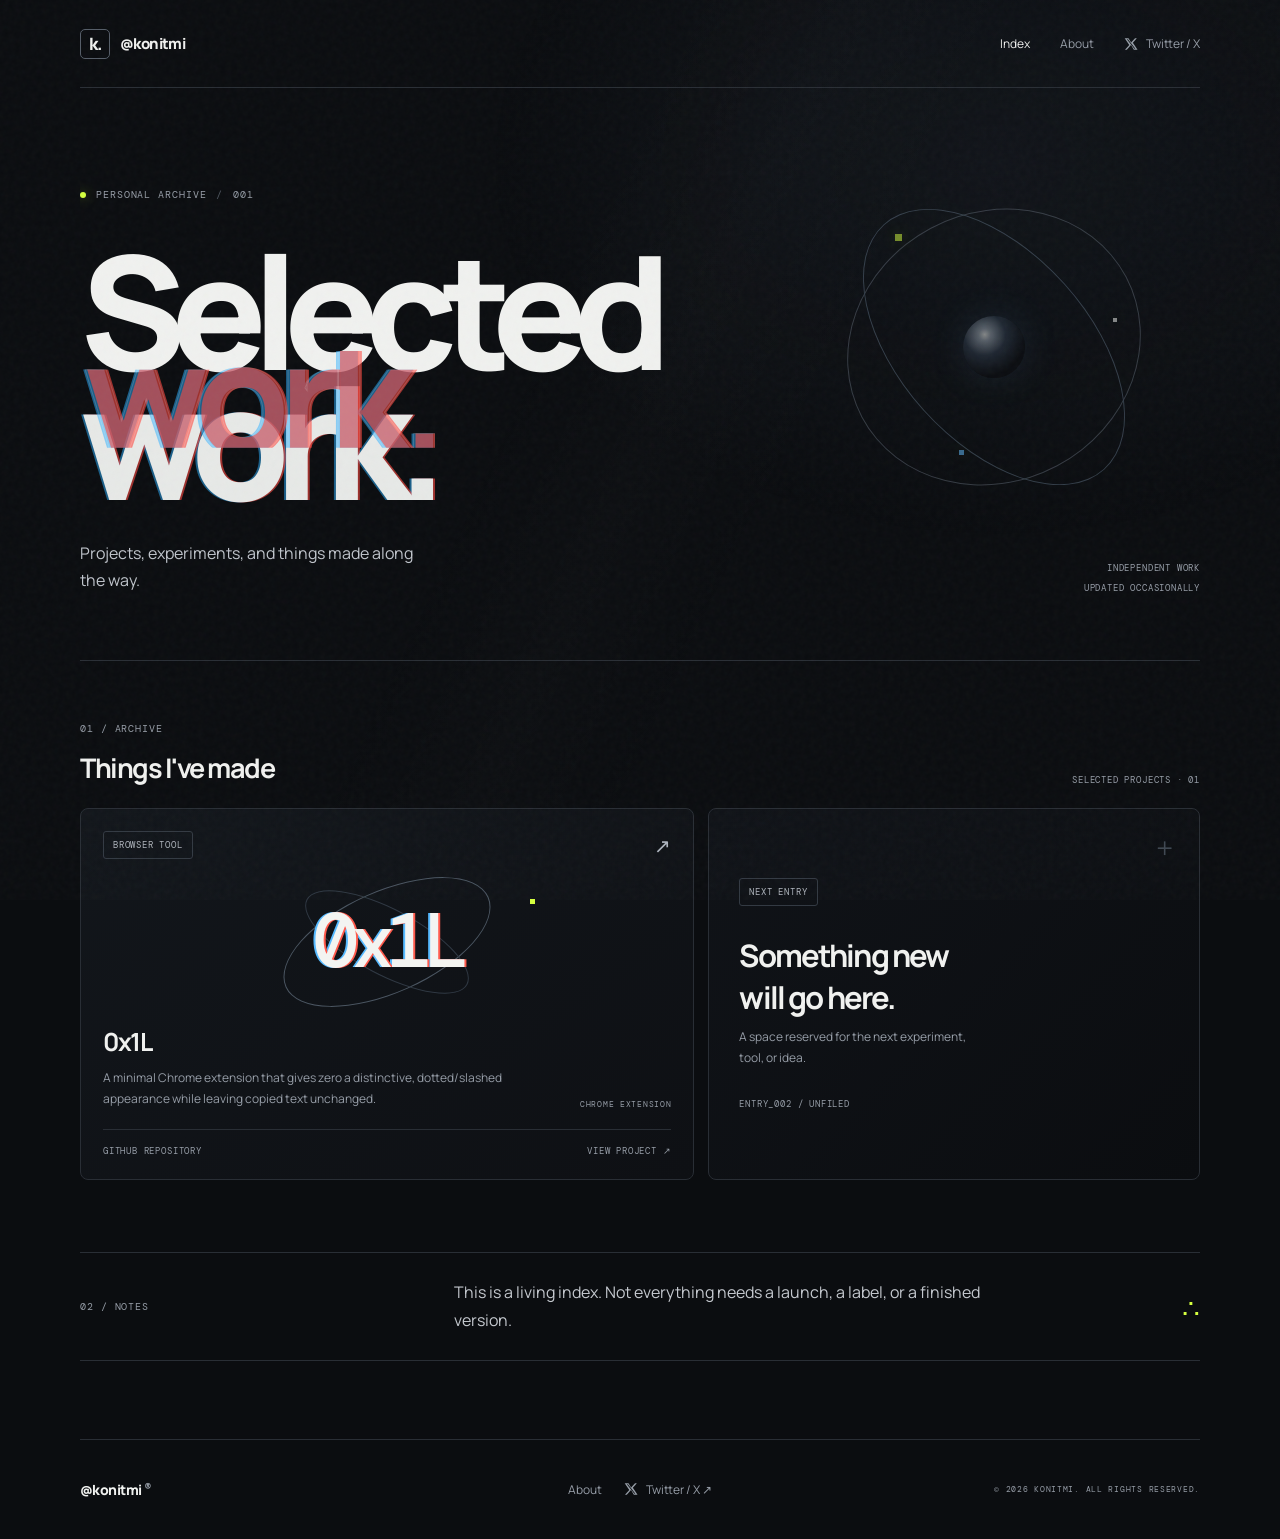
<file: index.html>
<!doctype html>
<html lang="en">
<head>
  <meta charset="utf-8">
  <meta name="viewport" content="width=device-width, initial-scale=1">
  <meta name="theme-color" content="#0b0d10">
  <meta name="description" content="The personal archive of @konitmi — projects, experiments, and things made along the way.">
  <title>@konitmi — Personal Archive</title>
  <link rel="stylesheet" href="styles.css">
</head>
<body>
  <div class="noise" aria-hidden="true"></div>
  <header class="site-header shell">
    <a class="wordmark" href="index.html" aria-label="konitmi home"><span class="mark">k.</span><span>@konitmi</span></a>
    <nav class="nav" aria-label="Main navigation">
      <a class="active" href="index.html">Index</a>
      <a href="about.html">About</a>
      <a href="https://x.com/0xKonitmi" target="_blank" rel="noreferrer" class="social-link"><svg viewBox="0 0 24 24" aria-hidden="true"><path d="M18.9 2H22l-6.8 7.8L23.2 22h-6.3L12 13.8 4.8 22H1.7l7.3-8.4L1.2 2h6.5l4.5 7.5L18.9 2Zm-1.1 18h1.7L6.7 3.9H4.9L17.8 20Z" fill="currentColor"/></svg><span>Twitter / X</span></a>
    </nav>
  </header>

  <main class="shell">
    <section class="hero">
      <div class="eyebrow"><span class="status-dot"></span> PERSONAL ARCHIVE <span class="eyebrow-sep">/</span> 001</div>
      <h1>Selected<br><span class="distort" data-text="work.">work.</span></h1>
      <div class="hero-bottom">
        <p>Projects, experiments, and things made along the way.</p>
        <div class="hero-meta"><span>INDEPENDENT WORK</span><span>UPDATED OCCASIONALLY</span></div>
      </div>
      <div class="orbit-art" aria-hidden="true"><div class="orbit orbit-a"></div><div class="orbit orbit-b"></div><div class="core"></div><i class="pixel p1"></i><i class="pixel p2"></i><i class="pixel p3"></i></div>
    </section>

    <section class="section-heading" id="projects">
      <div><span class="section-index">01 / ARCHIVE</span><h2>Things I've made</h2></div>
      <span class="section-note">SELECTED PROJECTS · 01</span>
    </section>

    <section class="project-grid" aria-label="Projects">
      <a class="project-card featured" href="https://github.com/konitmi/0x1L" target="_blank" rel="noreferrer">
        <div class="card-top"><span class="tag">BROWSER TOOL</span><span class="card-arrow" aria-hidden="true">↗</span></div>
        <div class="project-logo" aria-label="0x1L wordmark logo"><span>0x1L</span><i></i></div>
        <div class="project-info">
          <div><h3>0x1L</h3><p>A minimal Chrome extension that gives zero a distinctive, dotted/slashed appearance while leaving copied text unchanged.</p></div>
          <span class="project-type">CHROME EXTENSION</span>
        </div>
        <div class="card-bottom"><span>GITHUB REPOSITORY</span><span>VIEW PROJECT ↗</span></div>
      </a>

      <div class="empty-card">
        <div class="empty-cross">+</div>
        <span class="tag">NEXT ENTRY</span>
        <h3>Something new<br>will go here.</h3>
        <p>A space reserved for the next experiment, tool, or idea.</p>
        <span class="empty-code">ENTRY_002 / UNFILED</span>
      </div>
    </section>

    <section class="archive-note">
      <span class="section-index">02 / NOTES</span>
      <p>This is a living index. Not everything needs a launch, a label, or a finished version.</p>
      <span class="note-mark">∴</span>
    </section>
  </main>

  <footer class="site-footer shell">
    <a class="footer-brand" href="index.html">@konitmi<span>®</span></a>
    <div class="footer-links"><a href="about.html">About</a><a href="https://x.com/0xKonitmi" target="_blank" rel="noreferrer" class="social-link"><svg viewBox="0 0 24 24" aria-hidden="true"><path d="M18.9 2H22l-6.8 7.8L23.2 22h-6.3L12 13.8 4.8 22H1.7l7.3-8.4L1.2 2h6.5l4.5 7.5L18.9 2Zm-1.1 18h1.7L6.7 3.9H4.9L17.8 20Z" fill="currentColor"/></svg>Twitter / X ↗</a></div>
    <span class="copyright">© <span data-year>2026</span> KONITMI. ALL RIGHTS RESERVED.</span>
  </footer>
  <script src="script.js"></script>
</body>
</html>
</file>
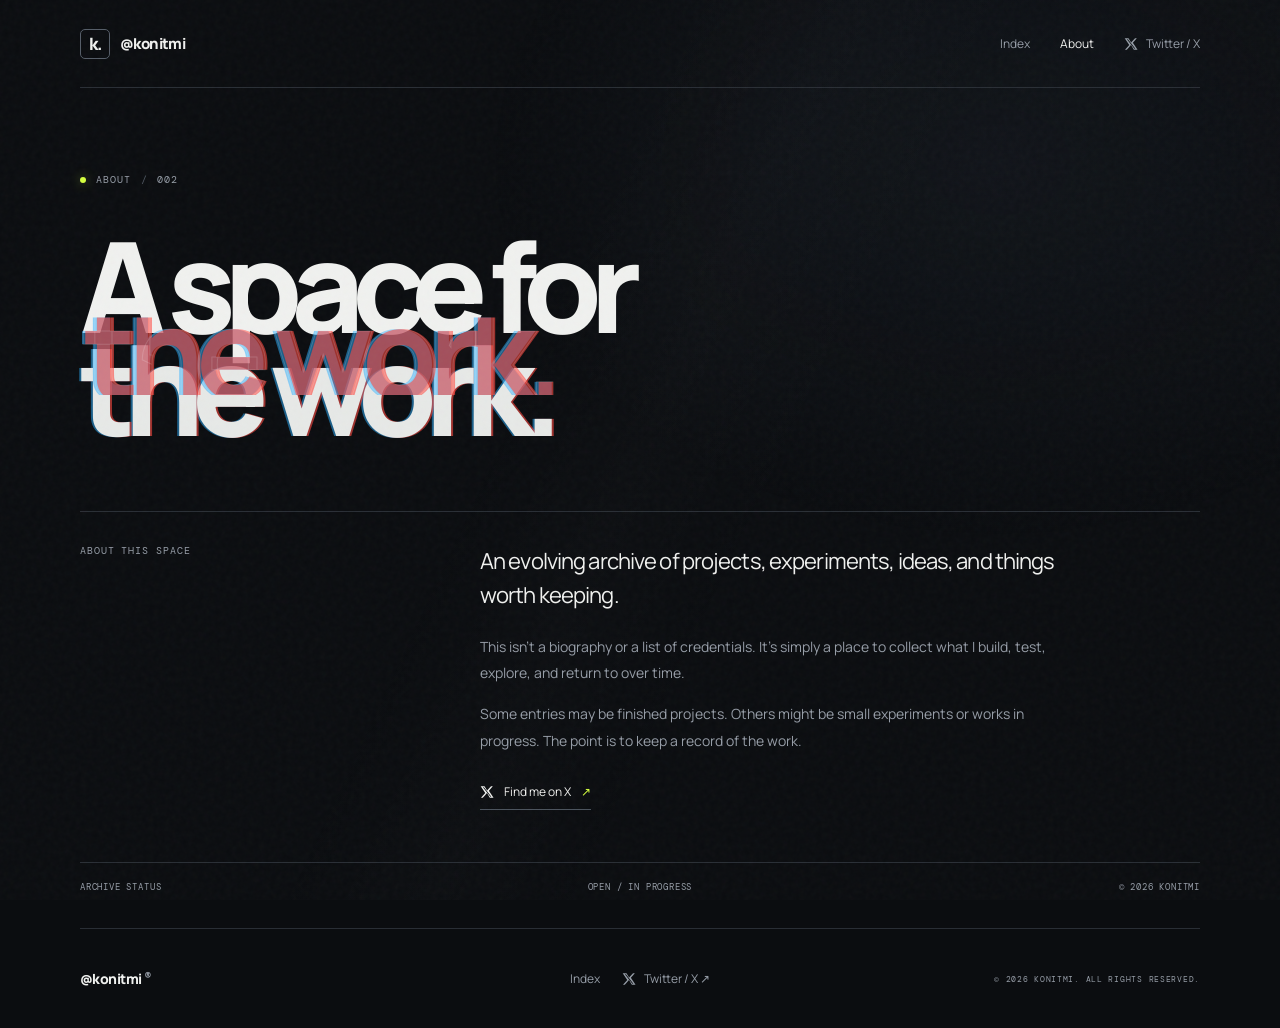
<file: about.html>
<!doctype html>
<html lang="en">
<head>
  <meta charset="utf-8">
  <meta name="viewport" content="width=device-width, initial-scale=1">
  <meta name="theme-color" content="#0b0d10">
  <meta name="description" content="About the personal archive of @konitmi.">
  <title>About — @konitmi</title>
  <link rel="stylesheet" href="styles.css">
</head>
<body>
  <div class="noise" aria-hidden="true"></div>
  <header class="site-header shell">
    <a class="wordmark" href="index.html" aria-label="konitmi home"><span class="mark">k.</span><span>@konitmi</span></a>
    <nav class="nav" aria-label="Main navigation">
      <a href="index.html">Index</a><a class="active" href="about.html">About</a>
      <a href="https://x.com/0xKonitmi" target="_blank" rel="noreferrer" class="social-link"><svg viewBox="0 0 24 24" aria-hidden="true"><path d="M18.9 2H22l-6.8 7.8L23.2 22h-6.3L12 13.8 4.8 22H1.7l7.3-8.4L1.2 2h6.5l4.5 7.5L18.9 2Zm-1.1 18h1.7L6.7 3.9H4.9L17.8 20Z" fill="currentColor"/></svg><span>Twitter / X</span></a>
    </nav>
  </header>
  <main class="shell about-main">
    <div class="eyebrow"><span class="status-dot"></span> ABOUT <span class="eyebrow-sep">/</span> 002</div>
    <h1 class="about-title">A space for<br><span class="distort" data-text="the work.">the work.</span></h1>
    <div class="about-content">
      <span class="section-index">ABOUT THIS SPACE</span>
      <div>
        <p class="about-lead">An evolving archive of projects, experiments, ideas, and things worth keeping.</p>
        <p>This isn't a biography or a list of credentials. It's simply a place to collect what I build, test, explore, and return to over time.</p>
        <p>Some entries may be finished projects. Others might be small experiments or works in progress. The point is to keep a record of the work.</p>
        <a class="text-link" href="https://x.com/0xKonitmi" target="_blank" rel="noreferrer"><svg viewBox="0 0 24 24" aria-hidden="true"><path d="M18.9 2H22l-6.8 7.8L23.2 22h-6.3L12 13.8 4.8 22H1.7l7.3-8.4L1.2 2h6.5l4.5 7.5L18.9 2Zm-1.1 18h1.7L6.7 3.9H4.9L17.8 20Z" fill="currentColor"/></svg>Find me on X <span>↗</span></a>
      </div>
    </div>
    <div class="about-coordinate"><span>ARCHIVE STATUS</span><span>OPEN / IN PROGRESS</span><span>© <span data-year>2026</span> KONITMI</span></div>
  </main>
  <footer class="site-footer shell">
    <a class="footer-brand" href="index.html">@konitmi<span>®</span></a>
    <div class="footer-links"><a href="index.html">Index</a><a href="https://x.com/0xKonitmi" target="_blank" rel="noreferrer" class="social-link"><svg viewBox="0 0 24 24" aria-hidden="true"><path d="M18.9 2H22l-6.8 7.8L23.2 22h-6.3L12 13.8 4.8 22H1.7l7.3-8.4L1.2 2h6.5l4.5 7.5L18.9 2Zm-1.1 18h1.7L6.7 3.9H4.9L17.8 20Z" fill="currentColor"/></svg>Twitter / X ↗</a></div>
    <span class="copyright">© <span data-year>2026</span> KONITMI. ALL RIGHTS RESERVED.</span>
  </footer>
  <script src="script.js"></script>
</body>
</html>
</file>
<file: styles.css>
@import url('https://fonts.googleapis.com/css2?family=DM+Mono:wght@400;500&family=Manrope:wght@400;500;600;700;800&display=swap');

:root{--bg:#0b0d10;--panel:#111419;--line:#292e35;--text:#f0f1ef;--muted:#969da7;--soft:#c3c7cc;--signal:#d5ff3f;--mono:'DM Mono',monospace;--sans:'Manrope',Arial,sans-serif}
*{box-sizing:border-box}
html{scroll-behavior:smooth}
body{margin:0;background:var(--bg);color:var(--text);font-family:var(--sans);-webkit-font-smoothing:antialiased;overflow-x:hidden}
body:before{content:"";position:fixed;inset:0;pointer-events:none;z-index:-1;background:radial-gradient(ellipse at 78% 18%,rgba(45,56,71,.18),transparent 36%),linear-gradient(115deg,transparent 40%,rgba(255,255,255,.012) 50%,transparent 60%)}
.noise{position:fixed;inset:0;pointer-events:none;opacity:.06;z-index:5;background-image:url("data:image/svg+xml,%3Csvg viewBox='0 0 180 180' xmlns='http://www.w3.org/2000/svg'%3E%3Cfilter id='n'%3E%3CfeTurbulence type='fractalNoise' baseFrequency='.9' numOctaves='3' stitchTiles='stitch'/%3E%3C/filter%3E%3Crect width='100%25' height='100%25' filter='url(%23n)' opacity='.55'/%3E%3C/svg%3E")}
.shell{width:min(1120px,calc(100% - 56px));margin-inline:auto}
.site-header{height:88px;display:flex;align-items:center;justify-content:space-between;border-bottom:1px solid var(--line)}
.wordmark{display:flex;align-items:center;gap:10px;color:var(--text);font-size:15px;font-weight:800;letter-spacing:-.04em;text-decoration:none}
.mark{display:grid;place-items:center;width:30px;height:30px;border:1px solid #555d68;border-radius:5px;font-size:17px;letter-spacing:-.08em}
.nav{display:flex;align-items:center;gap:30px}.nav a,.footer-links a{color:var(--muted);font-size:12px;text-decoration:none;transition:color .2s}.nav a:hover,.nav a.active,.footer-links a:hover{color:var(--text)}
.social-link{display:inline-flex;align-items:center;gap:8px}.social-link svg,.text-link svg,.footer-links svg{width:14px;height:14px}
.hero{position:relative;padding:100px 0 66px;border-bottom:1px solid var(--line);overflow:hidden}
.eyebrow,.section-index,.section-note,.hero-meta,.tag,.project-type,.card-bottom,.empty-code,.copyright,.about-coordinate{font-family:var(--mono);font-size:10px;letter-spacing:.09em;color:var(--muted)}
.eyebrow{display:flex;align-items:center;gap:10px}.status-dot{width:6px;height:6px;border-radius:50%;background:var(--signal);box-shadow:0 0 12px #d5ff3f75}.eyebrow-sep{color:#4f5660}
h1{font-size:clamp(76px,12.5vw,158px);line-height:.82;letter-spacing:-.095em;margin:44px 0 36px;font-weight:800;position:relative;z-index:1}
.distort{position:relative;color:#e7e9e7;text-shadow:2px 0 rgba(255,72,63,.6),-2px 0 rgba(42,175,255,.5)}
.distort:after{content:attr(data-text);position:absolute;inset:0;color:transparent;-webkit-text-stroke:1px rgba(255,255,255,.16);transform:translate(2px,-2px);clip-path:inset(10% 0 45% 0);pointer-events:none}
.hero-bottom{display:flex;justify-content:space-between;align-items:flex-end;gap:24px;position:relative;z-index:1}.hero-bottom p{font-size:16px;color:#c0c5cc;max-width:360px;line-height:1.7;margin:0}.hero-meta{display:flex;flex-direction:column;gap:8px;text-align:right;font-size:9px}
.orbit-art{position:absolute;right:5%;top:19%;width:300px;height:300px;opacity:.52;pointer-events:none}.orbit{position:absolute;border:1px solid #5b6470;border-radius:50%;transform:rotate(-28deg)}.orbit-a{inset:15px 0 15px 0}.orbit-b{inset:55px -15px 55px -15px;transform:rotate(48deg);border-color:#596a7c}.core{position:absolute;width:62px;height:62px;border-radius:50%;top:calc(50% - 31px);left:calc(50% - 31px);background:radial-gradient(circle at 35% 30%,#f0f2ee 0,#9ca8b4 10%,#303d4d 35%,#0b0d10 70%);box-shadow:0 0 40px #73b8ff35,0 0 100px #e2ff3f12}.pixel{position:absolute;width:7px;height:7px;background:var(--signal);box-shadow:0 0 16px #d5ff3f66}.p1{top:37px;left:51px}.p2{right:27px;top:121px;width:4px;height:4px;background:#f2f3ef}.p3{bottom:42px;left:115px;width:5px;height:5px;background:#64bfff}
.section-heading{display:flex;justify-content:space-between;align-items:flex-end;padding:54px 0 22px}.section-heading h2{font-size:27px;letter-spacing:-.055em;margin:12px 0 0}.section-note{font-size:9px}
.project-grid{display:grid;grid-template-columns:1.25fr 1fr;gap:14px}
.project-card,.empty-card{min-height:350px;border:1px solid var(--line);border-radius:8px;background:linear-gradient(145deg,#12161b,#0e1014);padding:22px;position:relative;overflow:hidden}
.project-card{color:inherit;text-decoration:none;display:flex;flex-direction:column;transition:border-color .25s,transform .25s}.project-card:hover{border-color:#59616b;transform:translateY(-3px)}
.card-top{display:flex;justify-content:space-between;align-items:center}.tag{font-size:9px;border:1px solid #333a43;border-radius:3px;padding:7px 9px;color:#b0b6be}.card-arrow{font-size:20px;color:#aeb5bf}
.project-logo{height:165px;display:flex;align-items:center;justify-content:center;position:relative;overflow:hidden}.project-logo:before{content:"";position:absolute;width:220px;height:100px;border:1px solid #4b5662;border-radius:50%;transform:rotate(-24deg)}.project-logo:after{content:"";position:absolute;width:180px;height:64px;border:1px solid #303944;border-radius:50%;transform:rotate(28deg)}.project-logo span{font-family:var(--mono);font-size:clamp(46px,6vw,76px);font-weight:500;letter-spacing:-.12em;color:#f3f4f1;text-shadow:2px 0 #ff5b4d,-2px 0 #57baff;z-index:1}.project-logo i{position:absolute;width:5px;height:5px;background:var(--signal);top:40px;right:24%}
.project-info{display:flex;justify-content:space-between;gap:20px;align-items:flex-end}.project-info h3,.empty-card h3{font-size:25px;letter-spacing:-.06em;margin:0 0 8px}.project-info p,.empty-card p{font-size:12px;color:var(--muted);line-height:1.75;max-width:420px;margin:0}.project-type{white-space:nowrap;font-size:8px}.card-bottom{display:flex;justify-content:space-between;border-top:1px solid var(--line);padding-top:15px;margin-top:20px;font-size:9px}
.empty-card{display:flex;flex-direction:column;align-items:flex-start;justify-content:center;background:linear-gradient(135deg,#101318,#0b0d10);padding:30px}.empty-cross{position:absolute;right:26px;top:18px;font-size:30px;font-weight:300;color:#3f4852}.empty-card h3{margin-top:28px;font-size:31px}.empty-card p{max-width:250px}.empty-code{margin-top:30px;font-size:9px}
.archive-note{margin:72px 0 78px;padding:26px 0;border-top:1px solid var(--line);border-bottom:1px solid var(--line);display:grid;grid-template-columns:1fr 2fr auto;align-items:center;gap:20px}.archive-note p{font-size:16px;line-height:1.7;color:#c4c8ce;max-width:570px;margin:0}.note-mark{font-size:28px;color:var(--signal)}
.site-footer{border-top:1px solid var(--line);min-height:100px;display:grid;grid-template-columns:1fr 1fr 1fr;align-items:center;gap:20px}.footer-brand{color:var(--text);font-size:14px;font-weight:800;text-decoration:none;letter-spacing:-.04em}.footer-brand span{font-family:var(--mono);font-size:9px;color:var(--muted);vertical-align:top;margin-left:3px}.footer-links{display:flex;justify-content:center;gap:22px}.copyright{text-align:right;font-size:8px;white-space:nowrap}
.about-main{min-height:calc(100vh - 190px);padding-top:85px}.about-title{font-size:clamp(64px,10vw,126px);margin:48px 0 70px}.about-content{display:grid;grid-template-columns:1fr 2fr;gap:40px;border-top:1px solid var(--line);padding:32px 0 52px}.about-content p{color:var(--muted);font-size:14px;line-height:1.9;max-width:600px}.about-content .about-lead{color:var(--text);font-size:22px;line-height:1.55;letter-spacing:-.04em;margin-top:0}.text-link{display:inline-flex;align-items:center;gap:10px;margin-top:15px;color:var(--text);text-decoration:none;font-size:12px;border-bottom:1px solid #4b535d;padding-bottom:9px}.text-link span{color:var(--signal)}.about-coordinate{display:flex;justify-content:space-between;border-top:1px solid var(--line);padding:18px 0 35px;font-size:9px}
@media(max-width:700px){.shell{width:calc(100% - 36px)}.site-header{height:72px}.nav{gap:15px}.nav a{font-size:11px}.nav .social-link span{display:none}.hero{padding:82px 0 45px}h1{font-size:clamp(70px,17vw,112px);margin:38px 0 30px}.orbit-art{right:-130px;top:18%;transform:scale(.75);opacity:.35}.hero-bottom{align-items:flex-start;flex-direction:column}.hero-meta{text-align:left;flex-direction:row;flex-wrap:wrap;gap:12px}.section-heading{padding-top:40px}.section-heading h2{font-size:23px}.section-note{max-width:100px;text-align:right;line-height:1.7}.project-grid{grid-template-columns:1fr}.project-card,.empty-card{min-height:320px}.project-logo{height:145px}.project-info{align-items:flex-start;flex-direction:column;gap:14px}.archive-note{grid-template-columns:1fr auto;gap:15px;margin:52px 0}.archive-note p{grid-column:1/-1;grid-row:2;font-size:14px}.note-mark{grid-column:2;grid-row:1}.site-footer{grid-template-columns:1fr auto;gap:15px;padding:22px 0}.footer-links{justify-content:flex-end;gap:14px}.copyright{grid-column:1/-1;text-align:left}.about-main{padding-top:65px}.about-title{margin:40px 0 55px}.about-content{grid-template-columns:1fr;gap:24px}.about-content .about-lead{font-size:20px}.about-coordinate{gap:10px;flex-wrap:wrap}.about-coordinate span{font-size:8px}}
@media(prefers-reduced-motion:reduce){html{scroll-behavior:auto}*,*:before,*:after{transition:none!important;animation:none!important}}
</file>
